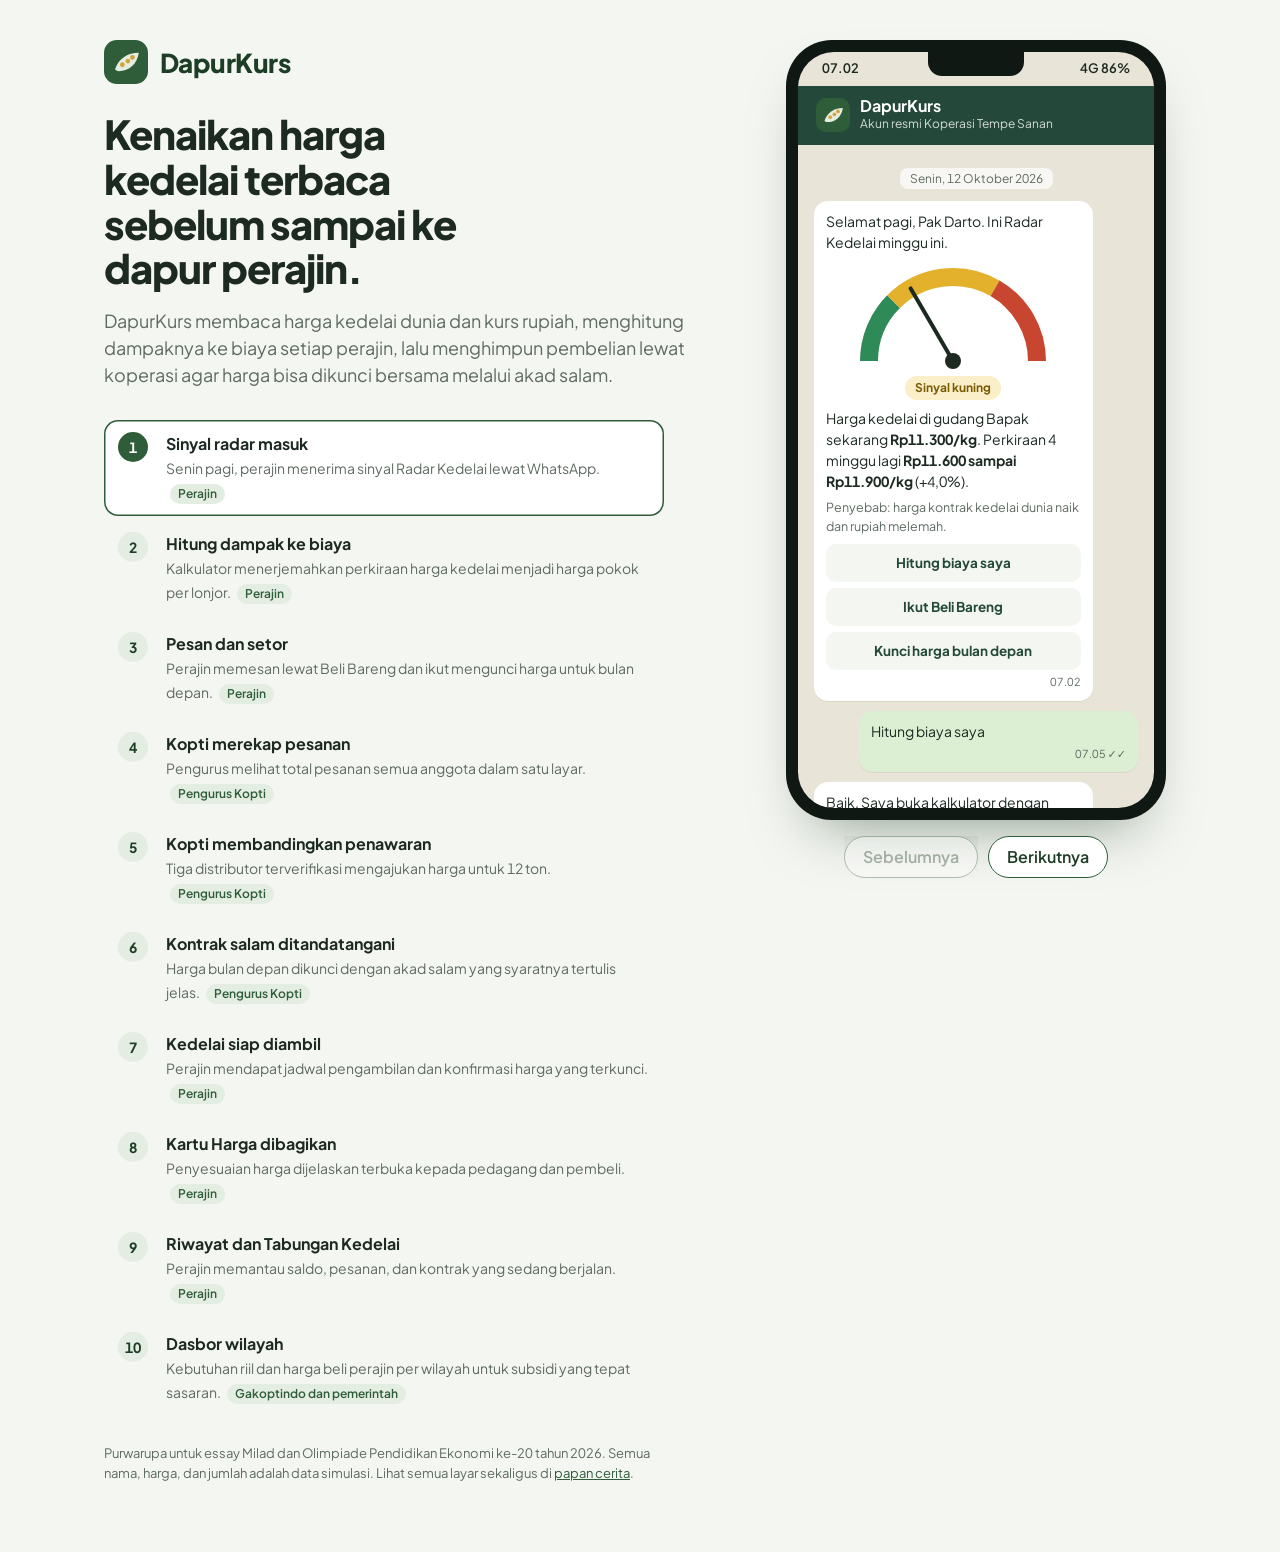
<file: index.html>
<!doctype html>
<html lang="id">
<head>
<meta charset="utf-8">
<meta name="viewport" content="width=device-width, initial-scale=1">
<title>DapurKurs: Purwarupa</title>
<meta name="description" content="Purwarupa DapurKurs, aplikasi manajemen risiko bahan baku impor berbasis koperasi untuk perajin tahu tempe.">
<link rel="icon" href="assets/favicon.svg" type="image/svg+xml">
<link rel="stylesheet" href="assets/styles.css">
</head>
<body>
<main class="show">
  <section class="intro">
    <div class="brand" id="brand"><span class="brand-name">DapurKurs</span></div>
    <h1>Kenaikan harga kedelai terbaca sebelum sampai ke dapur perajin.</h1>
    <p class="lead">DapurKurs membaca harga kedelai dunia dan kurs rupiah, menghitung dampaknya ke biaya setiap perajin, lalu menghimpun pembelian lewat koperasi agar harga bisa dikunci bersama melalui akad salam.</p>
    <ol class="steps" id="steps" aria-label="Urutan penggunaan dalam satu siklus belanja kedelai"></ol>
    <p class="note">Purwarupa untuk essay Milad dan Olimpiade Pendidikan Ekonomi ke-20 tahun 2026. Semua nama, harga, dan jumlah adalah data simulasi. Lihat semua layar sekaligus di <a href="storyboard.html?set=esai">papan cerita</a>.</p>
  </section>
  <section class="phone-wrap" aria-label="Tampilan aplikasi">
    <div class="phone" id="phone"></div>
    <div class="phone-nav"><button id="prev">Sebelumnya</button><button id="next">Berikutnya</button></div>
  </section>
</main>
<script src="assets/app.js"></script>
<script>
  document.getElementById('brand').insertAdjacentHTML('afterbegin', DapurKurs.icon.leaf);
  DapurKurs.initShow();
</script>
</body>
</html>
</file>
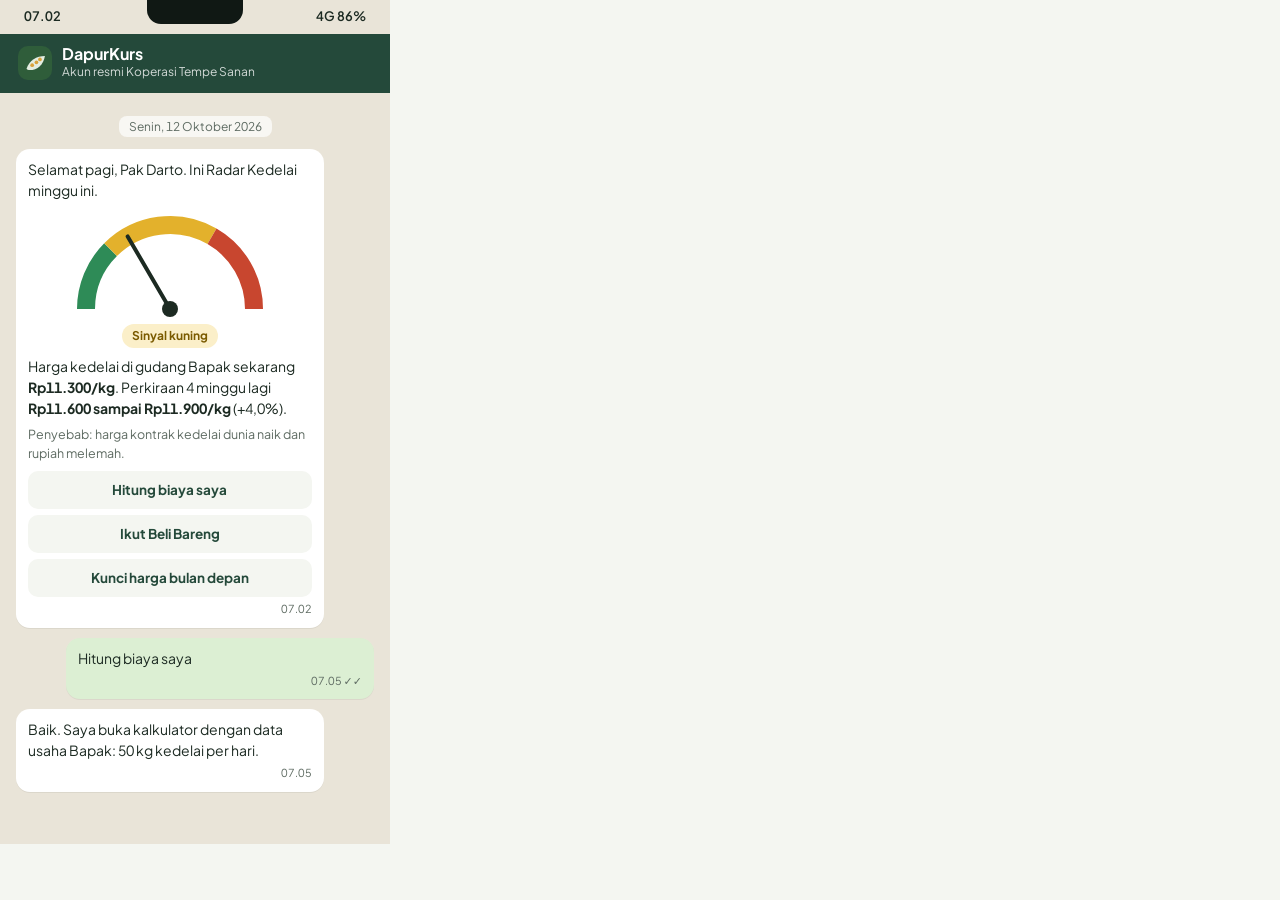
<file: layar.html>
<!doctype html>
<html lang="id">
<head>
<meta charset="utf-8">
<meta name="viewport" content="width=device-width, initial-scale=1">
<title>DapurKurs: Layar</title>
<link rel="stylesheet" href="assets/styles.css">
<style>
  body { background: var(--paper); }
  #single { width: 390px; height: 844px; }
  #single .screen { border-radius: 0; }
</style>
</head>
<body>
<div id="single"></div>
<script src="assets/app.js"></script>
<script>DapurKurs.initSingle();</script>
</body>
</html>
</file>
<file: assets/styles.css>
@font-face { font-family: 'Jakarta'; src: url('fonts/plus-jakarta-sans-latin-400-normal.woff2') format('woff2'); font-weight: 400; font-display: swap; }
@font-face { font-family: 'Jakarta'; src: url('fonts/plus-jakarta-sans-latin-500-normal.woff2') format('woff2'); font-weight: 500; font-display: swap; }
@font-face { font-family: 'Jakarta'; src: url('fonts/plus-jakarta-sans-latin-600-normal.woff2') format('woff2'); font-weight: 600; font-display: swap; }
@font-face { font-family: 'Jakarta'; src: url('fonts/plus-jakarta-sans-latin-700-normal.woff2') format('woff2'); font-weight: 700; font-display: swap; }
@font-face { font-family: 'Jakarta'; src: url('fonts/plus-jakarta-sans-latin-800-normal.woff2') format('woff2'); font-weight: 800; font-display: swap; }

:root {
  --leaf: #2F5D3A;        /* daun pisang pembungkus tempe */
  --leaf-deep: #1E3D27;
  --leaf-soft: #E4EDE1;
  --soy: #D8A23B;         /* kedelai */
  --soy-soft: #F6EBD2;
  --paper: #F4F6F1;
  --ink: #1C2A22;
  --muted: #5E6B62;
  --line: #D5DDD3;
  --white: #FFFFFF;
  --sig-green: #2E8B57;
  --sig-yellow: #E3B12C;
  --sig-red: #C8462F;
  --chat-bg: #E9E4D8;
  --bubble-in: #FFFFFF;
  --bubble-out: #DCEFD3;
}

* { box-sizing: border-box; }
html, body { margin: 0; }
body {
  font-family: 'Jakarta', system-ui, sans-serif;
  color: var(--ink);
  background: var(--paper);
  font-feature-settings: 'tnum' 1;
  line-height: 1.5;
}
button, input, select { font: inherit; color: inherit; }
button { cursor: pointer; }
:focus-visible { outline: 3px solid var(--soy); outline-offset: 2px; }

/* ---------- Showcase layout ---------- */
.show {
  max-width: 1120px;
  margin: 0 auto;
  padding: 40px 24px 56px;
  display: grid;
  grid-template-columns: minmax(0, 1fr) 400px;
  gap: 48px;
  align-items: start;
}
.brand { display: flex; align-items: center; gap: 12px; margin-bottom: 28px; }
.brand-mark { width: 44px; height: 44px; }
.brand-name { font-size: 26px; font-weight: 800; letter-spacing: -0.02em; color: var(--leaf-deep); }
.intro h1 { font-size: 40px; line-height: 1.12; letter-spacing: -0.025em; margin: 0 0 16px; font-weight: 800; max-width: 15ch; }
.intro p.lead { font-size: 18px; color: var(--muted); max-width: 52ch; margin: 0 0 32px; }
.role-switch { display: inline-flex; background: var(--leaf-soft); border-radius: 999px; padding: 4px; margin-bottom: 20px; }
.role-switch button { border: 0; background: transparent; padding: 8px 18px; border-radius: 999px; font-weight: 600; color: var(--leaf-deep); }
.role-switch button[aria-pressed='true'] { background: var(--leaf); color: var(--white); }
.steps { list-style: none; padding: 0; margin: 0; display: grid; gap: 4px; max-width: 560px; }
.steps button {
  width: 100%; text-align: left; border: 0; background: transparent;
  display: grid; grid-template-columns: 36px 1fr; gap: 12px; align-items: start;
  padding: 12px 14px; border-radius: 14px;
}
.steps button:hover { background: var(--leaf-soft); }
.steps button[aria-current='step'] { background: var(--white); box-shadow: inset 0 0 0 1.5px var(--leaf); }
.steps .num { width: 30px; height: 30px; border-radius: 50%; background: var(--leaf-soft); color: var(--leaf-deep); display: grid; place-items: center; font-weight: 700; font-size: 14px; }
.steps button[aria-current='step'] .num { background: var(--leaf); color: var(--white); }
.steps .st-title { font-weight: 700; display: block; }
.steps .st-desc { color: var(--muted); font-size: 14px; }
.steps .role { display: inline-block; margin-left: 4px; font-size: 12px; font-weight: 600; color: var(--leaf); background: var(--leaf-soft); border-radius: 999px; padding: 1px 8px; }
.note { margin-top: 28px; font-size: 13px; color: var(--muted); max-width: 56ch; }
.note a { color: var(--leaf); }

/* ---------- Phone ---------- */
.phone-wrap { position: sticky; top: 24px; }
.phone {
  width: 380px; height: 780px; margin: 0 auto;
  background: #101814; border-radius: 46px; padding: 12px;
  box-shadow: 0 30px 60px -30px rgba(30, 61, 39, .55);
}
.screen {
  width: 100%; height: 100%; border-radius: 36px; overflow: hidden;
  background: var(--paper); display: flex; flex-direction: column; position: relative;
}
.statusbar { height: 34px; flex: none; display: flex; align-items: center; justify-content: space-between; padding: 0 24px; font-size: 13px; font-weight: 600; }
.statusbar .notch { width: 96px; height: 24px; background: #101814; border-radius: 0 0 14px 14px; position: absolute; left: 50%; transform: translateX(-50%); top: 0; }
.phone-nav { display: flex; justify-content: center; gap: 10px; margin-top: 16px; }
.phone-nav button { border: 1.5px solid var(--leaf); background: var(--white); color: var(--leaf-deep); border-radius: 999px; padding: 8px 18px; font-weight: 600; }
.phone-nav button:disabled { opacity: .35; cursor: default; }

/* ---------- App chrome ---------- */
.appbar { flex: none; display: flex; align-items: center; gap: 10px; padding: 10px 18px 12px; background: var(--leaf); color: var(--white); }
.appbar.kopti { background: var(--leaf-deep); }
.appbar .back { width: 28px; height: 28px; border-radius: 50%; display: grid; place-items: center; background: rgba(255,255,255,.14); font-weight: 700; }
.appbar .t { font-weight: 700; font-size: 16px; line-height: 1.2; }
.appbar .s { font-size: 12px; opacity: .8; }
.body { flex: 1; overflow-y: auto; padding: 16px 16px 20px; }
.body::-webkit-scrollbar { width: 0; }

.card { background: var(--white); border-radius: 18px; padding: 14px 16px; margin-bottom: 12px; border: 1px solid var(--line); }
.card h3 { margin: 0 0 6px; font-size: 15px; }
.muted { color: var(--muted); }
.small { font-size: 12.5px; }
.row { display: flex; justify-content: space-between; align-items: baseline; gap: 12px; padding: 6px 0; font-size: 14px; }
.row + .row { border-top: 1px dashed var(--line); }
.row b { font-weight: 700; }
.big { font-size: 28px; font-weight: 800; letter-spacing: -0.02em; line-height: 1.1; }
.pill { display: inline-block; border-radius: 999px; padding: 3px 10px; font-size: 12px; font-weight: 700; }
.pill.yellow { background: #FBEFC9; color: #7A5A00; }
.pill.green { background: #D7EEDD; color: #1D5E37; }
.pill.red { background: #F6D9D2; color: #8A2A18; }
.btn { display: block; width: 100%; border: 0; border-radius: 14px; padding: 13px 14px; font-weight: 700; font-size: 15px; background: var(--leaf); color: var(--white); text-align: center; }
.btn.ghost { background: var(--white); color: var(--leaf-deep); box-shadow: inset 0 0 0 1.5px var(--leaf); }
.btn.soy { background: var(--soy); color: #2B1F05; }
.btn + .btn { margin-top: 8px; }

label.field { display: grid; grid-template-columns: 1fr 120px; align-items: center; gap: 10px; font-size: 14px; padding: 6px 0; }
label.field input { width: 100%; border: 1.5px solid var(--line); border-radius: 10px; padding: 7px 10px; text-align: right; background: var(--paper); }
label.field input:focus { border-color: var(--leaf); outline: none; }

/* ---------- Chat ---------- */
.chat { background: var(--chat-bg); }
.chat .appbar { background: #24493A; }
.avatar { width: 34px; height: 34px; border-radius: 50%; background: var(--soy); display: grid; place-items: center; }
.bubble { max-width: 86%; border-radius: 14px; padding: 10px 12px; margin: 0 0 10px; font-size: 14px; background: var(--bubble-in); box-shadow: 0 1px 0 rgba(0,0,0,.06); }
.bubble.out { margin-left: auto; background: var(--bubble-out); }
.bubble .time { display: block; text-align: right; font-size: 11px; color: var(--muted); margin-top: 4px; }
.quick { display: grid; gap: 6px; margin-top: 8px; }
.quick button { border: 0; background: var(--paper); border-radius: 10px; padding: 9px; font-weight: 700; color: #24493A; font-size: 13.5px; }
.day { text-align: center; margin: 4px 0 12px; }
.day span { background: rgba(255,255,255,.7); border-radius: 8px; padding: 3px 10px; font-size: 12px; color: var(--muted); }

/* ---------- Radar gauge: the signature element ---------- */
.gauge { display: block; margin: 4px auto 0; }
.gauge-label { text-align: center; font-weight: 800; font-size: 18px; margin-top: -8px; }
.range { text-align: center; font-size: 13px; color: var(--muted); }

/* ---------- Offers / lists ---------- */
.offer { display: grid; grid-template-columns: 1fr auto; gap: 4px 10px; padding: 12px; border-radius: 14px; border: 1.5px solid var(--line); margin-bottom: 8px; background: var(--white); }
.offer.best { border-color: var(--leaf); background: #F2F8F0; }
.offer .price { font-weight: 800; font-size: 17px; }
.bar { height: 8px; background: var(--leaf-soft); border-radius: 99px; overflow: hidden; margin: 6px 0 2px; }
.bar i { display: block; height: 100%; background: var(--leaf); border-radius: 99px; }
.member { display: grid; grid-template-columns: 30px 1fr auto; gap: 10px; align-items: center; padding: 7px 0; font-size: 13.5px; }
.member + .member { border-top: 1px dashed var(--line); }
.ini { width: 30px; height: 30px; border-radius: 50%; background: var(--soy-soft); display: grid; place-items: center; font-weight: 700; font-size: 12px; color: #6B4E10; }

/* ---------- Price card (Kartu Harga) ---------- */
.pricecard { background: var(--leaf); color: var(--white); border-radius: 22px; padding: 20px 18px; position: relative; overflow: hidden; }
.pricecard::after { content: ''; position: absolute; right: -40px; top: -40px; width: 150px; height: 150px; border-radius: 50%; background: rgba(216,162,59,.25); }
.pricecard h2 { margin: 0 0 4px; font-size: 21px; letter-spacing: -0.01em; }
.pricecard .old { text-decoration: line-through; opacity: .7; }
.pricecard .new { font-size: 30px; font-weight: 800; color: #FFE3A3; }
.pricecard p { font-size: 13.5px; opacity: .92; margin: 10px 0 0; }

/* ---------- Notification ---------- */
.lock { width: 64px; height: 64px; border-radius: 20px; background: var(--leaf-soft); display: grid; place-items: center; margin: 8px auto 12px; }
.center { text-align: center; }

/* ---------- Kontrak ---------- */
.contract dt { font-size: 12px; color: var(--muted); margin-top: 8px; }
.contract dd { margin: 0; font-weight: 600; font-size: 14px; }
.sign { border: 1.5px dashed var(--leaf); border-radius: 12px; padding: 10px; text-align: center; color: var(--leaf-deep); font-weight: 700; margin-top: 12px; }

/* ---------- Storyboard ---------- */
.board { padding: 28px 24px 48px; }
.board-head { max-width: 1320px; margin: 0 auto 20px; display: flex; align-items: baseline; justify-content: space-between; gap: 16px; flex-wrap: wrap; }
.board-head h1 { margin: 0; font-size: 24px; }
.board-grid { display: grid; grid-template-columns: repeat(auto-fill, minmax(300px, 1fr)); gap: 28px; max-width: 1320px; margin: 0 auto; }
.board-item figcaption { display: flex; gap: 10px; align-items: center; margin-bottom: 10px; font-weight: 700; }
.board-item .num { width: 28px; height: 28px; border-radius: 50%; background: var(--leaf); color: var(--white); display: grid; place-items: center; font-size: 13px; flex: none; }
.board-item .phone { width: 300px; height: 620px; border-radius: 38px; padding: 9px; }
.board-item .screen { border-radius: 30px; font-size: 13px; }

.toast { position: absolute; left: 16px; right: 16px; bottom: 18px; background: var(--ink); color: var(--white); border-radius: 12px; padding: 10px 14px; font-size: 13.5px; transform: translateY(140%); transition: transform .25s ease; }
.toast.on { transform: translateY(0); }

@media (max-width: 900px) {
  .show { grid-template-columns: 1fr; gap: 28px; padding: 24px 16px 40px; }
  .intro h1 { font-size: 30px; }
  .phone-wrap { position: static; }
  .phone { width: min(380px, 100%); }
}
@media (prefers-reduced-motion: reduce) { .toast { transition: none; } }
</file>
